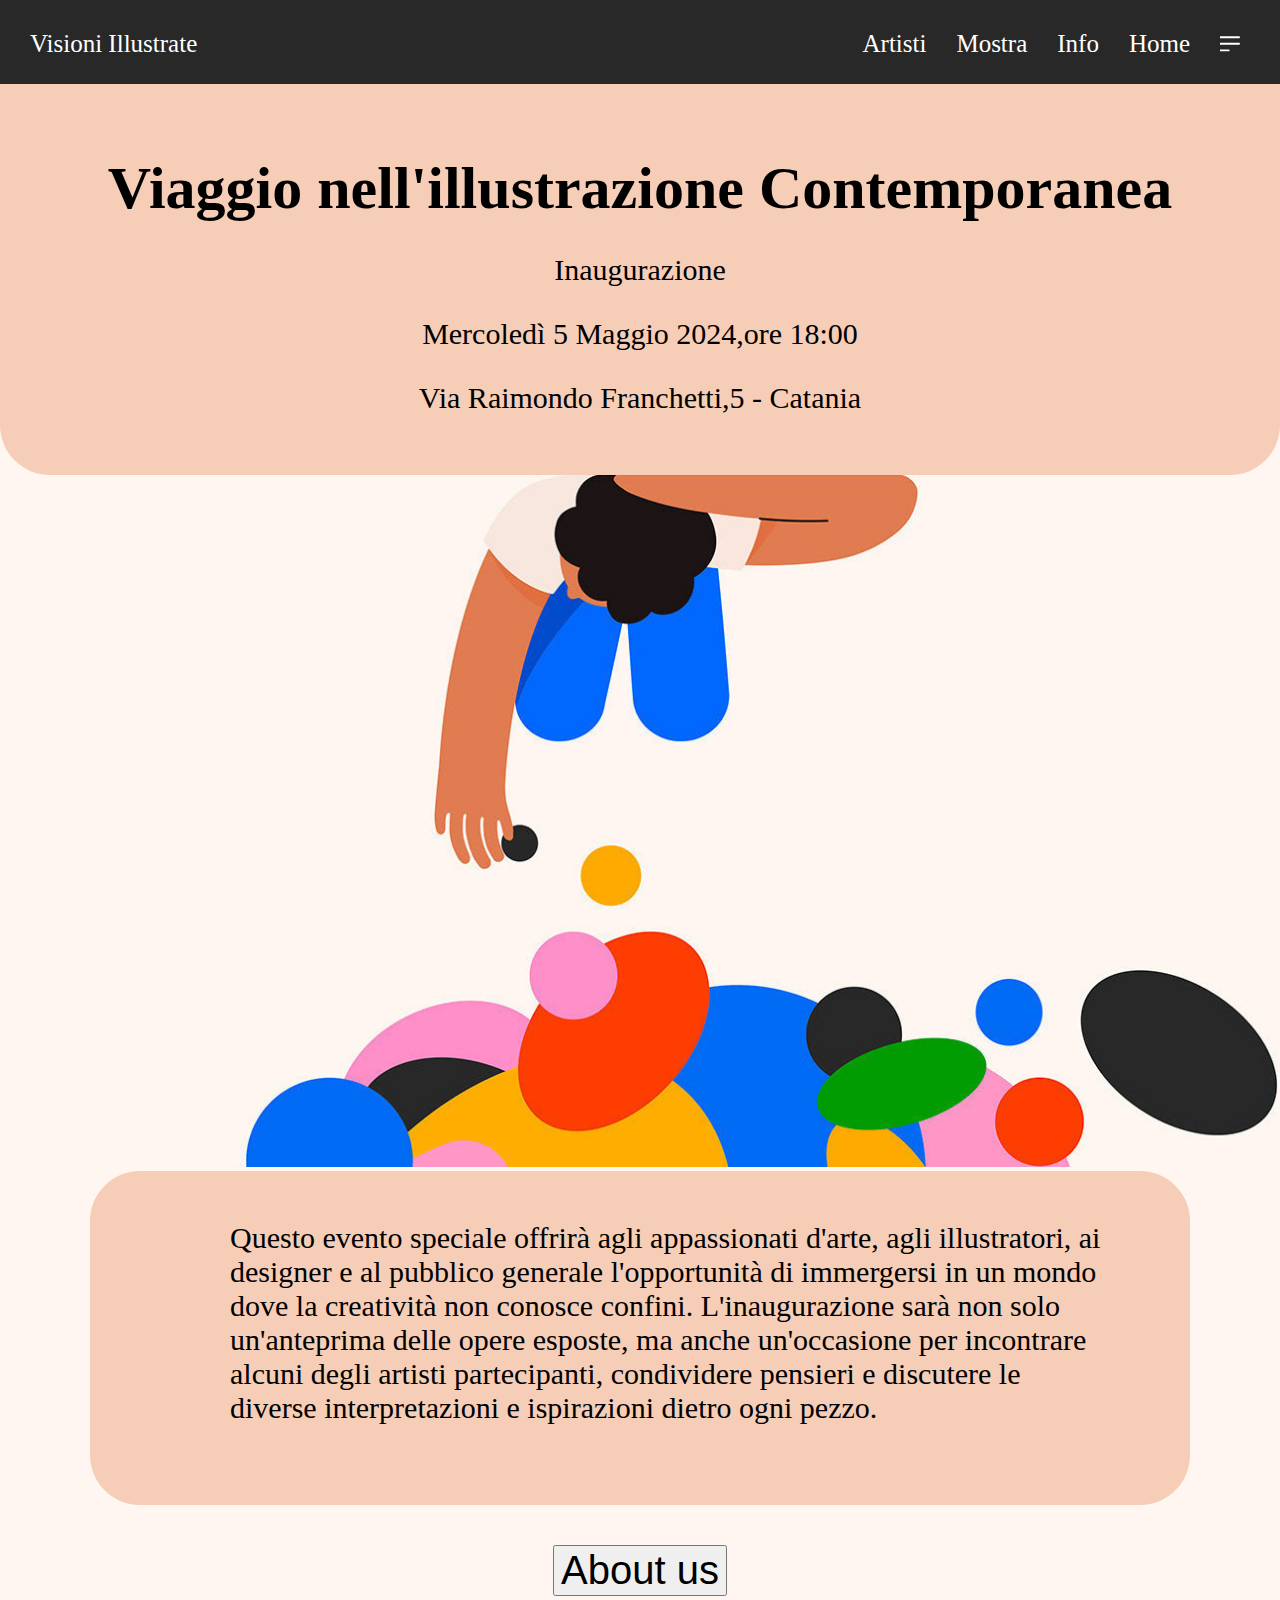
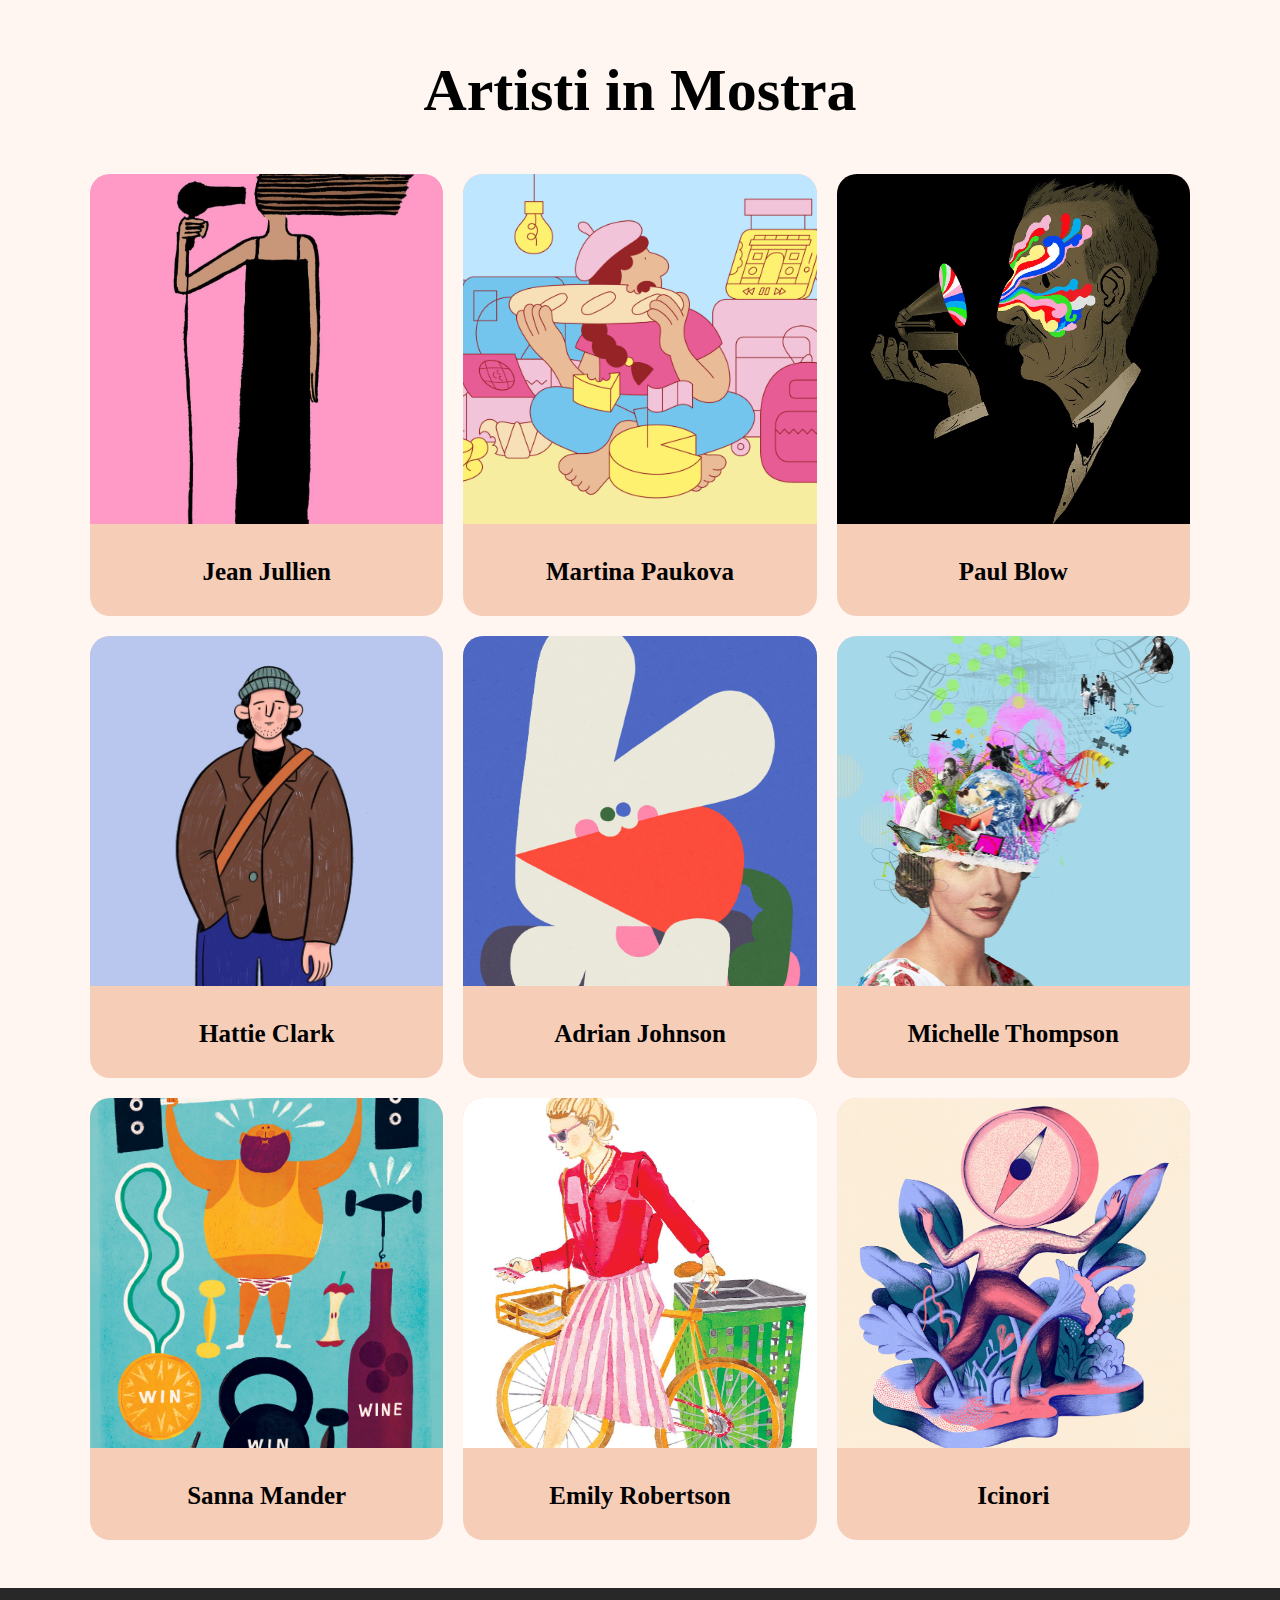
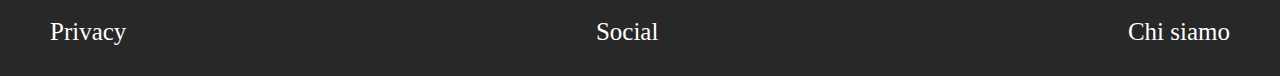
<file: index.html>
<!DOCTYPE html>
<html lang="en">
<head>
    <meta charset="UTF-8">
    <meta name="viewport" content="width=device-width, initial-scale=1.0">
    <title>Visioni Illustrate</title>
    <link rel="stylesheet" href="style.css">
</head>
<body>
    <header>
      <p><a href="#">Visioni Illustrate</a></p>
      <nav>
         <ul>
              <li><a href="pagina-artisti.html">Artisti</a></li>
              <li><a href="pagina-mostra.html">Mostra</a></li>
              <li><a href="pagina-info.html">Info</a></li>
              <li><a href="index.html">Home</a></li>
              <svg xmlns="http://www.w3.org/2000/svg" width="30" height="40" viewBox="5 5 24 24">
                <path fill="white" fill-rule="evenodd" d="M3 6.75A.75.75 0 0 1 3.75 6h16.5a.75.75 0 0 1 0 1.5H3.75A.75.75 0 0 1 3 6.75ZM3 12a.75.75 0 0 1 .75-.75h16.5a.75.75 0 0 1 0 1.5H3.75A.75.75 0 0 1 3 12Zm0 5.25a.75.75 0 0 1 .75-.75H12a.75.75 0 0 1 0 1.5H3.75a.75.75 0 0 1-.75-.75Z" clip-rule="evenodd"/>
            </svg>
            </ul>
        </nav>
    </header>
        <main>
            <div class="banner">
                <h1> Viaggio nell'illustrazione Contemporanea</h1>
                <p>Inaugurazione </p>
                <p>Mercoledì 5 Maggio 2024,ore 18:00 </p>
                <p> Via Raimondo Franchetti,5 - Catania</p>
            </div>
        <section class="img">
            <img src="img/fotocopertina1.jpg">
    </section>
    <div class="banner1">
        <p>Questo evento speciale offrirà agli appassionati d'arte, agli illustratori, ai designer e al pubblico generale l'opportunità di immergersi in un mondo dove la creatività non conosce confini. L'inaugurazione sarà non solo un'anteprima delle opere esposte, ma anche un'occasione per incontrare alcuni degli artisti partecipanti, condividere pensieri e discutere le diverse interpretazioni e ispirazioni dietro ogni pezzo.</p2>
    </div>
            
            <section class="button1">
                <button> About us </button>
            </section >
            <section class="texta">    
                <h2> Artisti in Mostra</h2>
            </section>  
            <section class="card ">
                <div>
                    <a href="pagina-artista1.html"><img src="img/foto1.jpg"></a>
                    <h2>Jean Jullien</h2>
                </div>
                <div>
                    <a href="pagina-artista2.html"><img src="img/foto4.jpg"></a>
                    <h2>Martina Paukova</h2>
                </div>
                <div>
                    <a href="pagina-artista3.html"><img src="img/foto3.jpg"></a>
                    <h2>Paul Blow</h2>
                </div>
                <div>
                    <img src="img/foto2.jpg">
                    <h2>Hattie Clark</h2>
                </div>
                <div>
                    <img src="img/foto5.jpg">
                    <h2>Adrian Johnson</h2>
                </div>
                <div>
                    <img src="img/foto6.jpg">
                    <h2>Michelle Thompson</h2>
                </div>
                <div>
                    <img src="img/foto7.jpg">
                    <h2>Sanna Mander</h2>
                </div>
                <div>
                    <img src="img/foto8.jpg">
                    <h2>Emily Robertson</h2>
                </div>
                <div>
                    <img src="img/foto9.jpg">
                    <h2>Icinori</h2>
                </div>
            </section>
                
                
            
    </main>
    <footer>
       <p> Privacy</p>
       <p> Social</p>
       <p> Chi siamo</p>
    </footer>
</body>
</file>
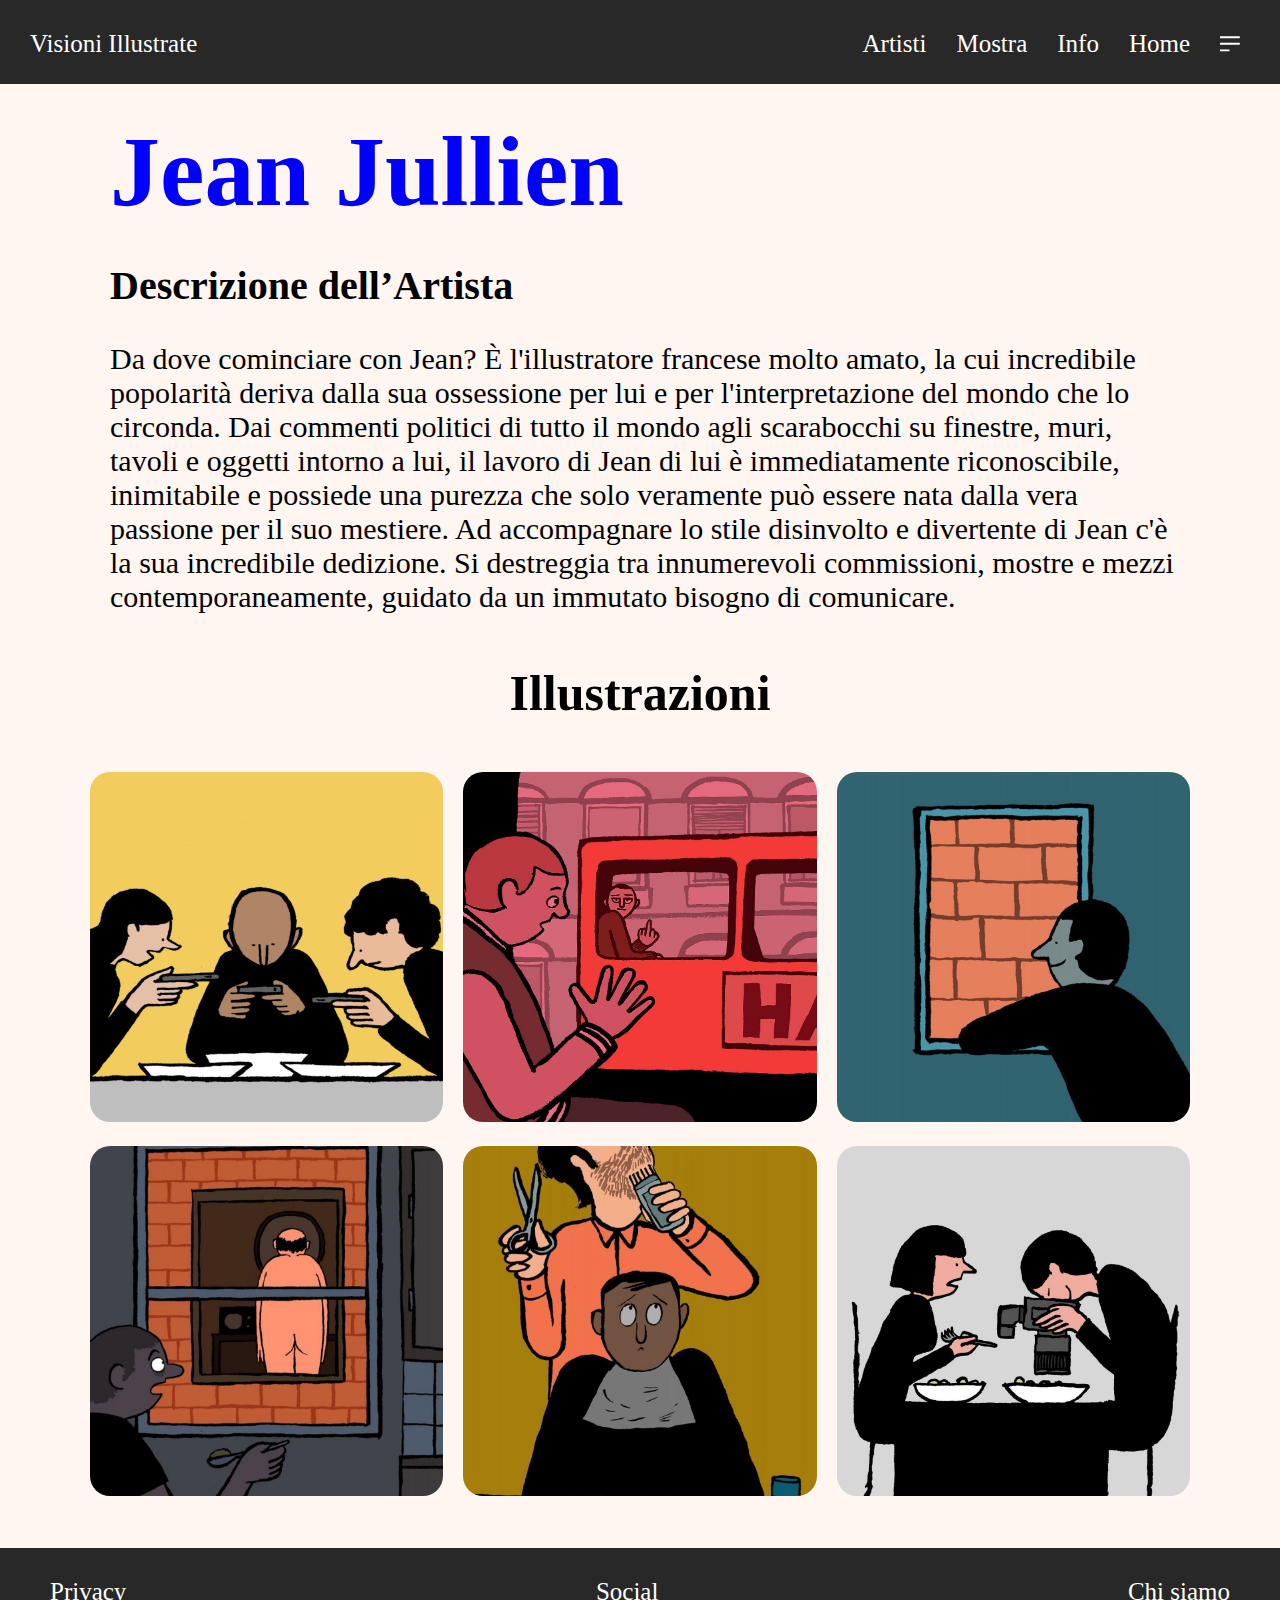
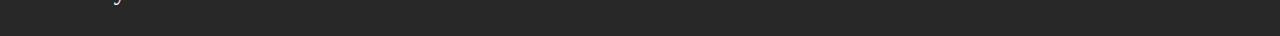
<file: pagina-artista1.html>
<!DOCTYPE html>
<html lang="en">
<head>
    <meta charset="UTF-8">
    <meta name="viewport" content="width=device-width, initial-scale=1.0">
    <title>Debora Project</title>
    <link rel="stylesheet" href="style.css">
</head>
<body>
    <header>
        <p><a href="index.html">Visioni Illustrate</a></p>
      <nav>
         <ul>
              <li><a href="pagina-artisti.html">Artisti</a></li>
              <li><a href="pagina-mostra.html">Mostra</a></li>
              <li><a href="pagina-info.html">Info</a></li>
              <li><a href="index.html">Home</a></li>
              <svg xmlns="http://www.w3.org/2000/svg" width="30" height="40" viewBox="5 5 24 24">
                <path fill="white" fill-rule="evenodd" d="M3 6.75A.75.75 0 0 1 3.75 6h16.5a.75.75 0 0 1 0 1.5H3.75A.75.75 0 0 1 3 6.75ZM3 12a.75.75 0 0 1 .75-.75h16.5a.75.75 0 0 1 0 1.5H3.75A.75.75 0 0 1 3 12Zm0 5.25a.75.75 0 0 1 .75-.75H12a.75.75 0 0 1 0 1.5H3.75a.75.75 0 0 1-.75-.75Z" clip-rule="evenodd"/>
            </svg>
            </ul>
        </nav>
    
    </header>
        <main>
    
            <section class="infoart1">
            
                <h1>Jean Jullien</h1>
                <h2>Descrizione dell’Artista </h2>
                <p> Da dove cominciare con Jean? È l'illustratore francese molto amato, la cui incredibile popolarità deriva dalla sua ossessione per lui e per l'interpretazione del mondo che lo circonda. Dai commenti politici di tutto il mondo agli scarabocchi su finestre, muri, tavoli e oggetti intorno a lui, il lavoro di Jean di lui è immediatamente riconoscibile, inimitabile e possiede una purezza che solo veramente può essere nata dalla vera passione per il suo mestiere. Ad accompagnare lo stile disinvolto e divertente di Jean c'è la sua incredibile dedizione. Si destreggia tra innumerevoli commissioni, mostre e mezzi contemporaneamente, guidato da un immutato bisogno di comunicare.</p>
                <h3>Illustrazioni</h3>
        </section>
            <section class="card1">
                <div>
                    <img src="img/cardartista1prima.jpg">
                   
                </div>
                <div>
                    <img src="img/cardartista1seconda.jpg">
                    
                </div>
                <div>
                    <img src="img/cardartista1terza.jpg">
                    
                </div>
                <div>
                    <img src="img/cardartista1quarta.jpg">
                    
                </div>
                <div>
                    <img src="img/cardartista1quinta.jpg">
                    
                </div>
                <div>
                    <img src="img/cardartista1sesta.jpg">
                    
                </div>
                
            </section>
                
                
            
    </main>
    <footer>
       <p> Privacy</p>
       <p> Social</p>
       <p> Chi siamo</p>
    </footer>
</body>
</file>
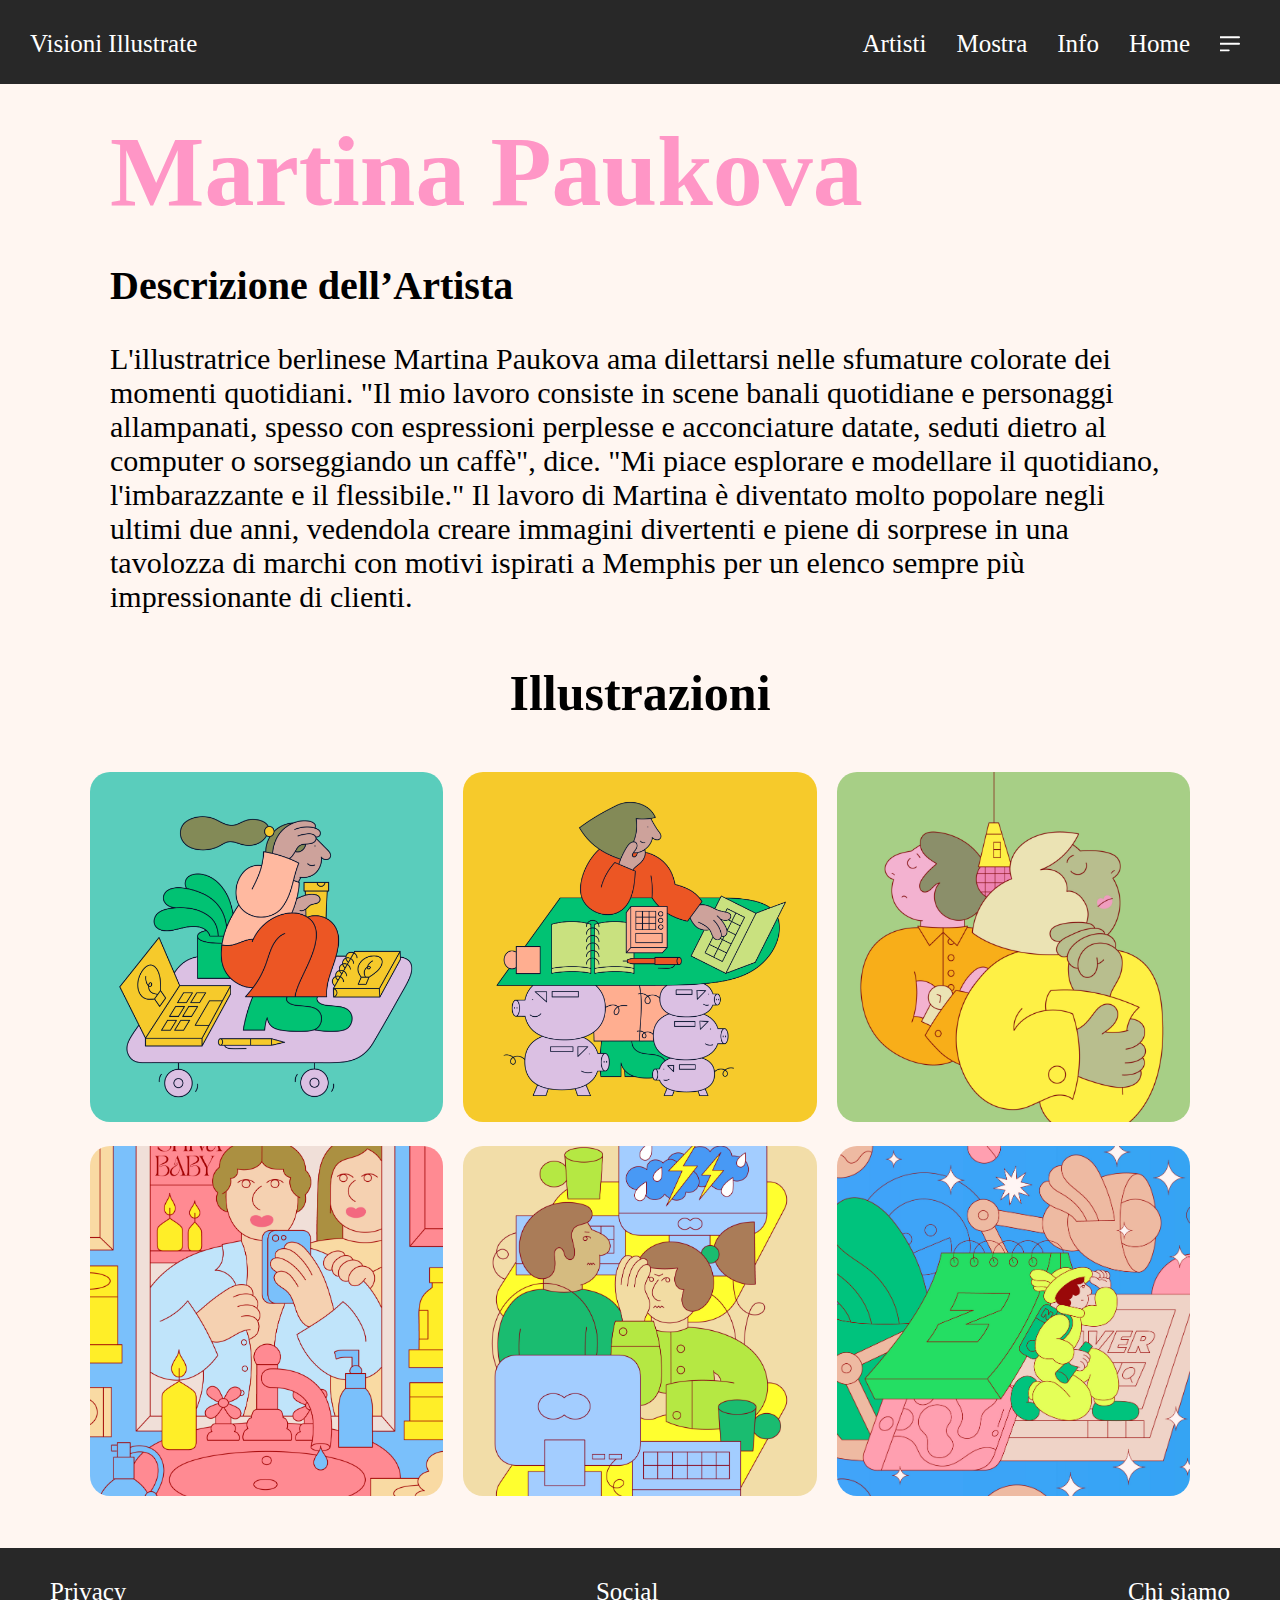
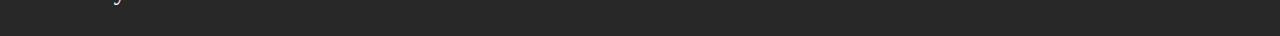
<file: pagina-artista2.html>
<!DOCTYPE html>
<html lang="en">
<head>
    <meta charset="UTF-8">
    <meta name="viewport" content="width=device-width, initial-scale=1.0">
    <title>Debora Project</title>
    <link rel="stylesheet" href="style.css">
</head>
<body>
    <header>
        <p><a href="index.html">Visioni Illustrate</a></p>
      <nav>
         <ul>
              <li><a href="pagina-artisti.html">Artisti</a></li>
              <li><a href="pagina-mostra.html">Mostra</a></li>
              <li><a href="pagina-info.html">Info</a></li>
              <li><a href="index.html">Home</a></li>
              <svg xmlns="http://www.w3.org/2000/svg" width="30" height="40" viewBox="5 5 24 24">
                <path fill="white" fill-rule="evenodd" d="M3 6.75A.75.75 0 0 1 3.75 6h16.5a.75.75 0 0 1 0 1.5H3.75A.75.75 0 0 1 3 6.75ZM3 12a.75.75 0 0 1 .75-.75h16.5a.75.75 0 0 1 0 1.5H3.75A.75.75 0 0 1 3 12Zm0 5.25a.75.75 0 0 1 .75-.75H12a.75.75 0 0 1 0 1.5H3.75a.75.75 0 0 1-.75-.75Z" clip-rule="evenodd"/>
            </svg>
            </ul>
        </nav>
    
    </header>
        <main>
           
        </section>
            <section class="infoart2">
            
                <h1>Martina Paukova</h1>
                <h2>Descrizione dell’Artista </h2>
                <p>L'illustratrice berlinese Martina Paukova ama dilettarsi nelle sfumature colorate dei momenti quotidiani. "Il mio lavoro consiste in scene banali quotidiane e personaggi allampanati, spesso con espressioni perplesse e acconciature datate, seduti dietro al computer o sorseggiando un caffè", dice. "Mi piace esplorare e modellare il quotidiano, l'imbarazzante e il flessibile." Il lavoro di Martina è diventato molto popolare negli ultimi due anni, vedendola creare immagini divertenti e piene di sorprese in una tavolozza di marchi con motivi ispirati a Memphis per un elenco sempre più impressionante di clienti.</p>
                <h3>Illustrazioni</h3>
        </section>
            <section class="card1">
                <div>
                    <img src="img/cardartista2prima.jpg">
                   
                </div>
                <div>
                    <img src="img/cardartista2seconda.jpg">
                    
                </div>
                <div>
                    <img src="img/cardartista2terza.jpg">
                    
                </div>
                <div>
                    <img src="img/cardartista2quarta.jpg">
                    
                </div>
                <div>
                    <img src="img/cardartista2quinta.jpg">
                    
                </div>
                <div>
                    <img src="img/cardartista2sesta.jpg">
                    
                </div>
                
            </section>
                
                
            
    </main>
    <footer>
       <p> Privacy</p>
       <p> Social</p>
       <p> Chi siamo</p>
    </footer>
</body>
</file>
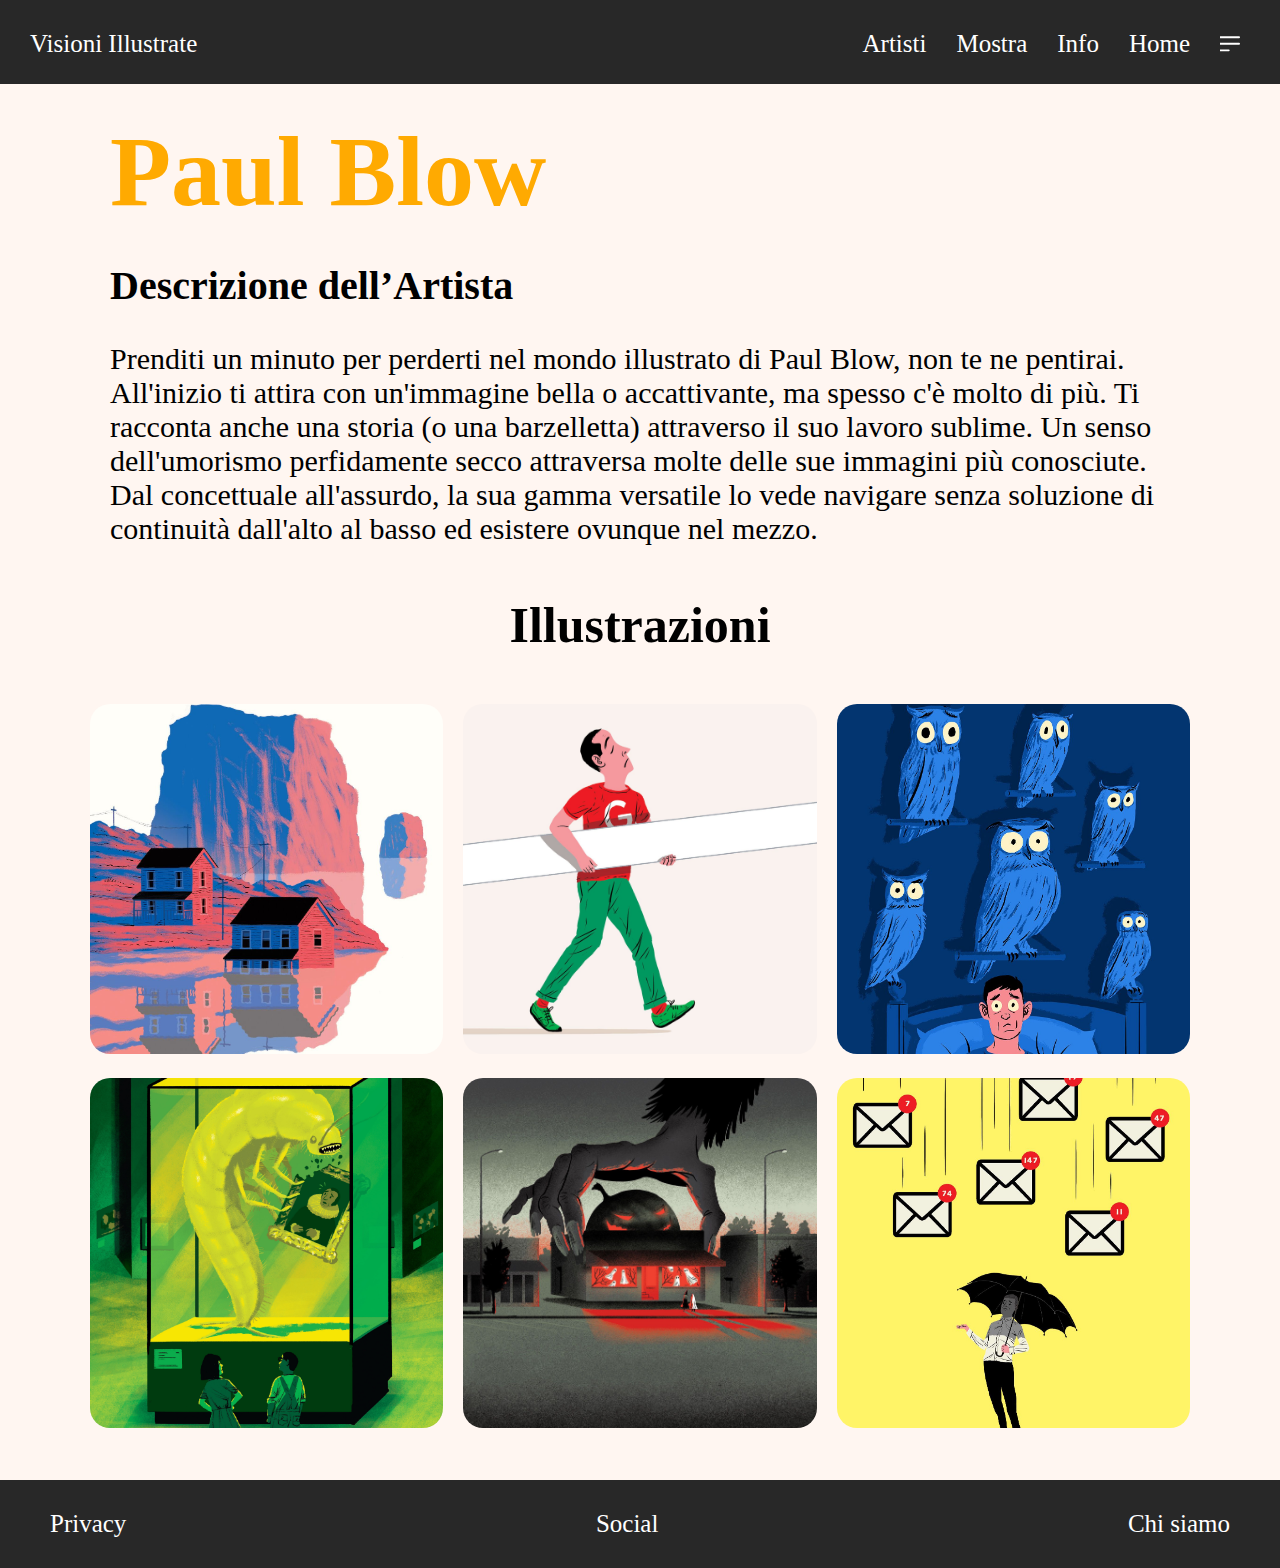
<file: pagina-artista3.html>
<!DOCTYPE html>
<html lang="en">
<head>
    <meta charset="UTF-8">
    <meta name="viewport" content="width=device-width, initial-scale=1.0">
    <title>Debora Project</title>
    <link rel="stylesheet" href="style.css">
</head>
<body>
    <header>
        <p><a href="index.html">Visioni Illustrate</a></p>
      <nav>
         <ul>
              <li><a href="pagina-artisti.html">Artisti</a></li>
              <li><a href="pagina-mostra.html">Mostra</a></li>
              <li><a href="pagina-info.html">Info</a></li>
              <li><a href="index.html">Home</a></li>
              <svg xmlns="http://www.w3.org/2000/svg" width="30" height="40" viewBox="5 5 24 24">
                <path fill="white" fill-rule="evenodd" d="M3 6.75A.75.75 0 0 1 3.75 6h16.5a.75.75 0 0 1 0 1.5H3.75A.75.75 0 0 1 3 6.75ZM3 12a.75.75 0 0 1 .75-.75h16.5a.75.75 0 0 1 0 1.5H3.75A.75.75 0 0 1 3 12Zm0 5.25a.75.75 0 0 1 .75-.75H12a.75.75 0 0 1 0 1.5H3.75a.75.75 0 0 1-.75-.75Z" clip-rule="evenodd"/>
            </svg>
            </ul>
        </nav>
    
    </header>
        <main>
            
       
            <section class="infoart3">
            
                <h1>Paul Blow</h1>
                <h2>Descrizione dell’Artista </h2>
                <p>Prenditi un minuto per perderti nel mondo illustrato di Paul Blow, non te ne pentirai. All'inizio ti attira con un'immagine bella o accattivante, ma spesso c'è molto di più. Ti racconta anche una storia (o una barzelletta) attraverso il suo lavoro sublime. Un senso dell'umorismo perfidamente secco attraversa molte delle sue immagini più conosciute. Dal concettuale all'assurdo, la sua gamma versatile lo vede navigare senza soluzione di continuità dall'alto al basso ed esistere ovunque nel mezzo.</p>
                <h3>Illustrazioni</h3>
        </section>
            <section class="card1">
                <div>
                    <img src="img/cardartista3prima.jpg">
                   
                </div>
                <div>
                    <img src="img/cardartista3seconda.jpg">
                   
                </div>
                <div>
                    <img src="img/cardartista3terza.jpg">

                </div>
                <div>
                    <img src="img/cardartista3 quarta.jpg">
                   
                </div>
                <div>
                    <img src="img/cardartista3quinta.jpg">
                   
                </div>
                <div>
                    <img src="img/cardartista3sesta.jpg">
                   
                </div>
                
            </section>
                
                
            
    </main>
    <footer>
       <p> Privacy</p>
       <p> Social</p>
       <p> Chi siamo</p>
    </footer>
</body>
</file>
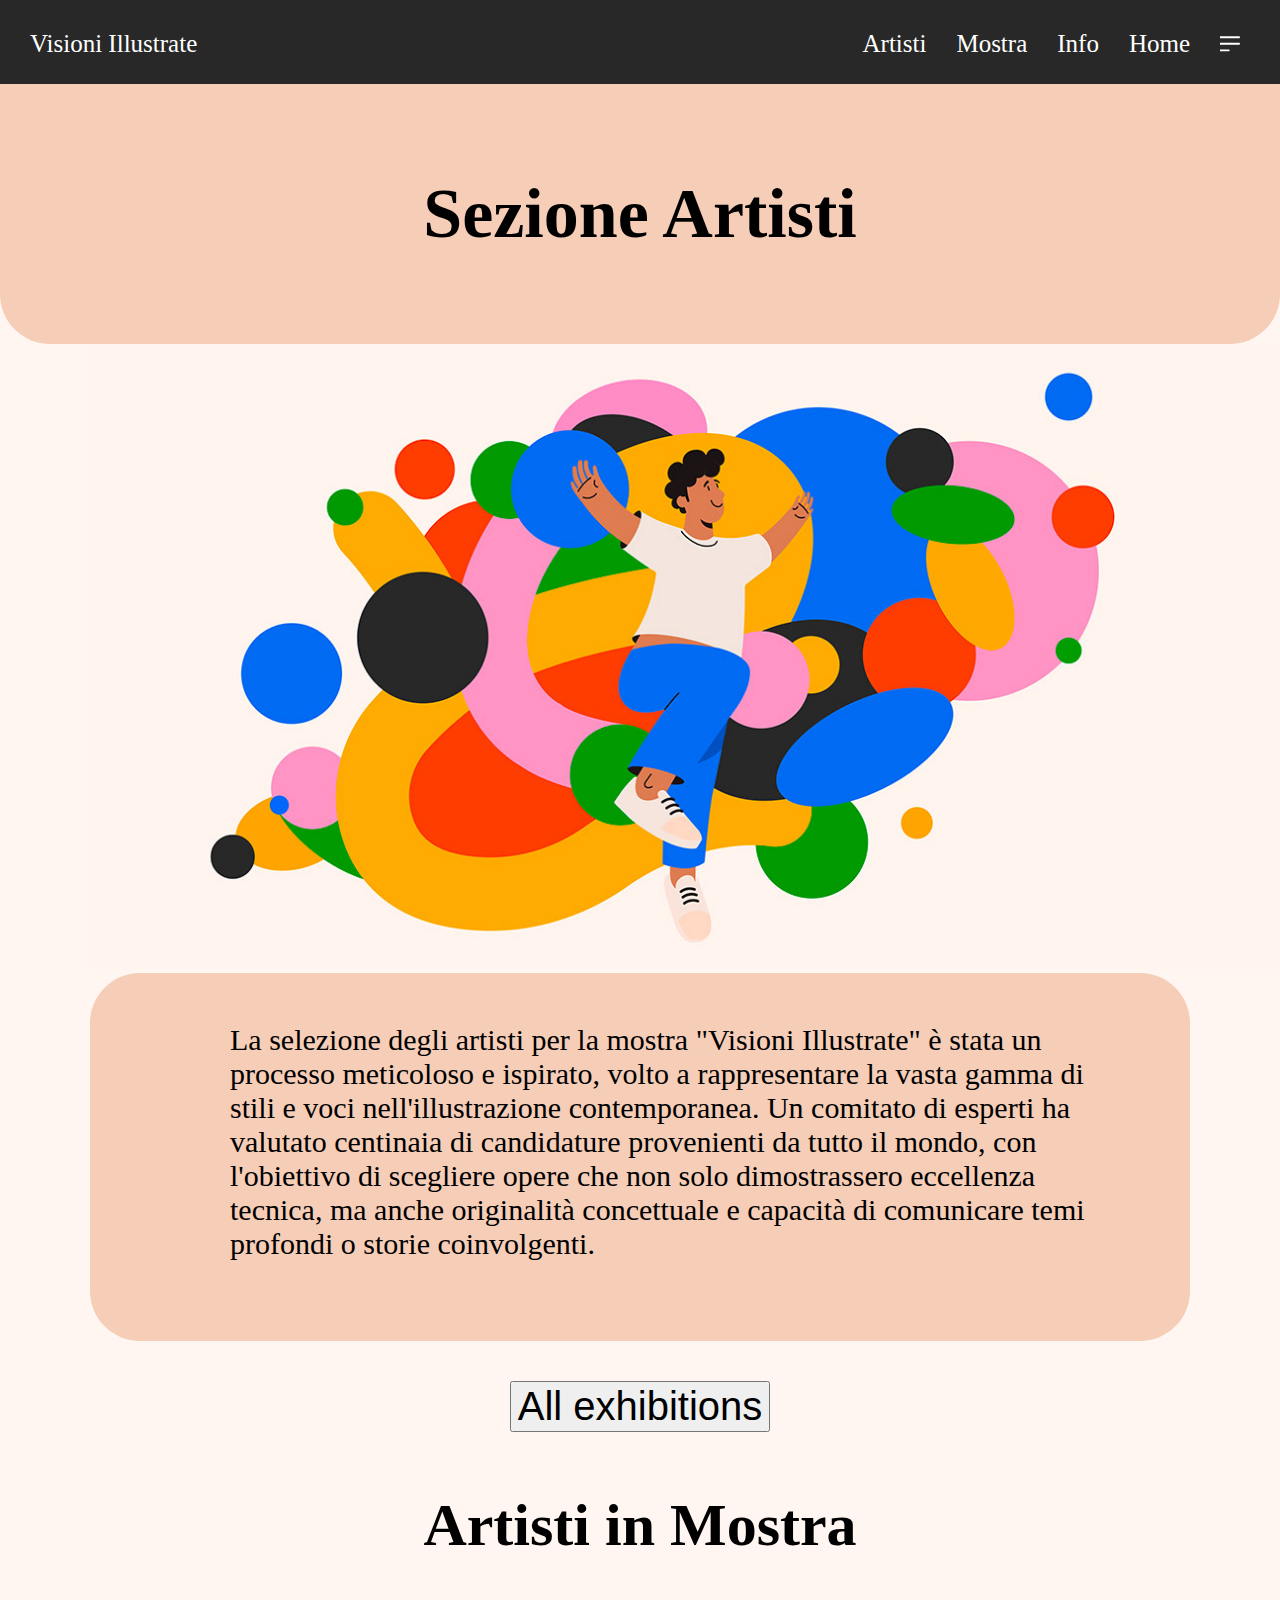
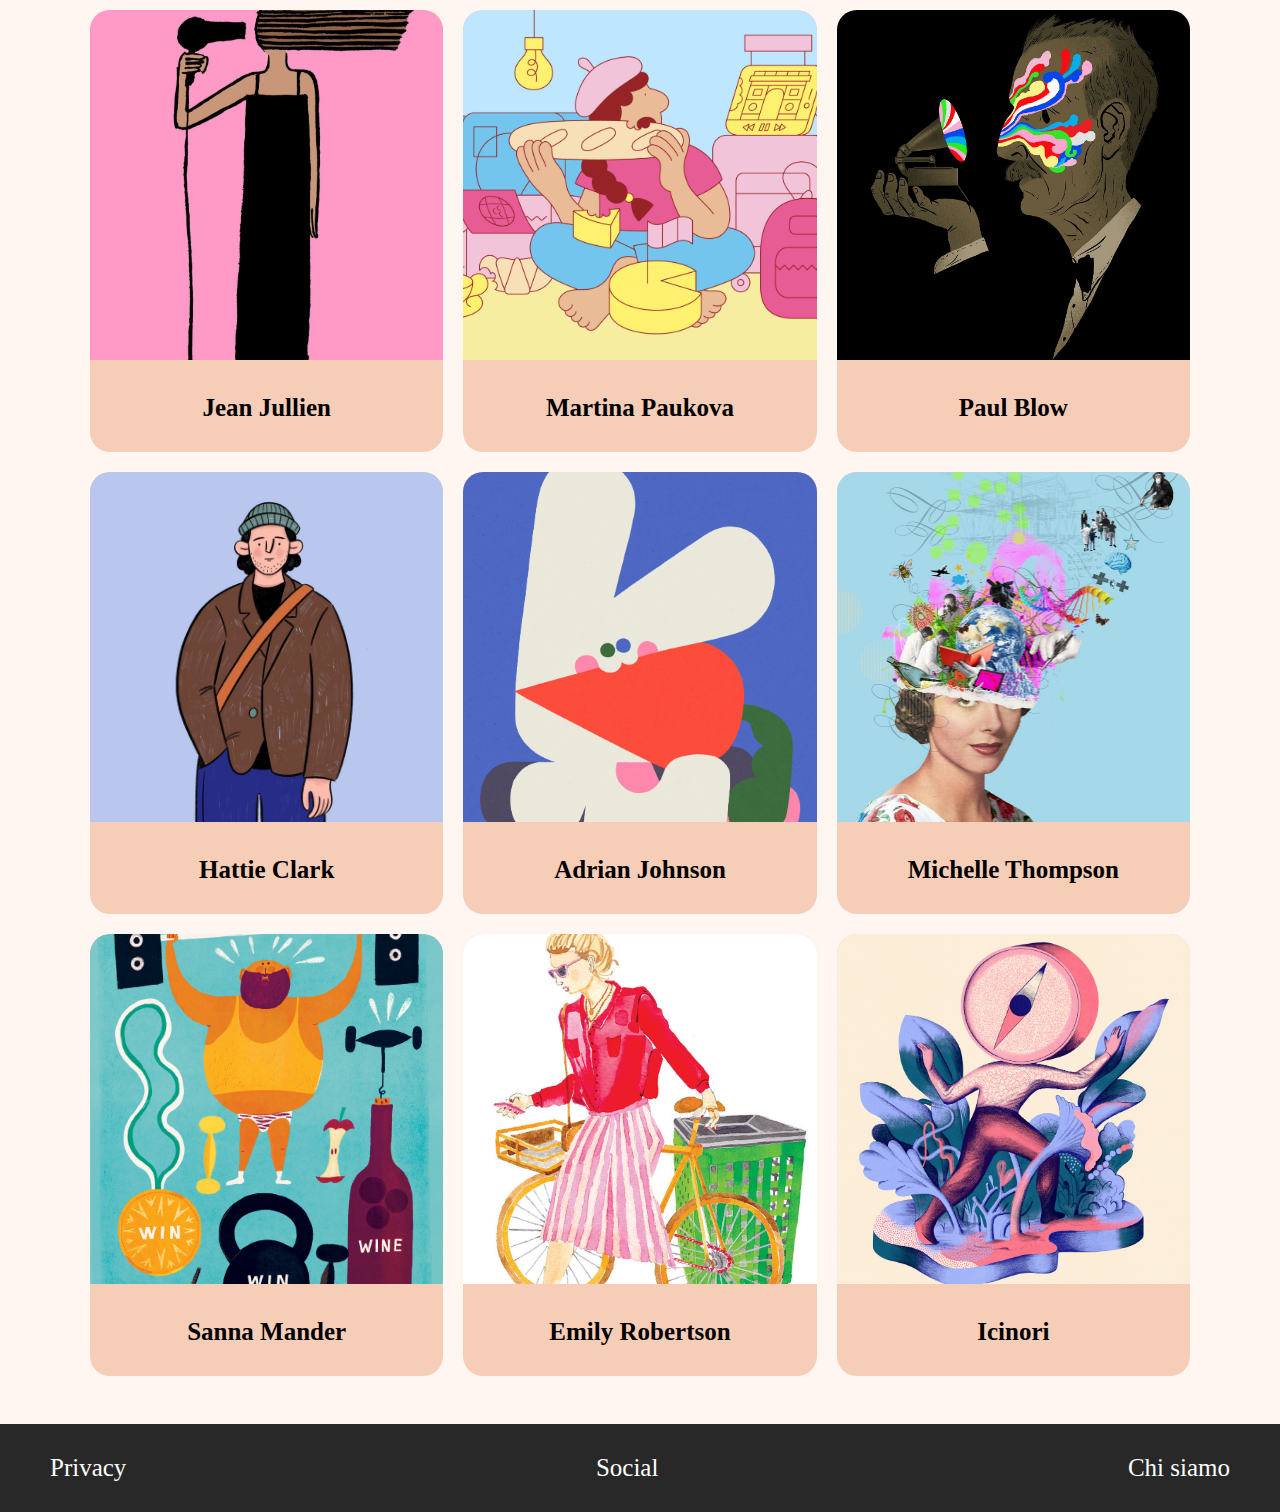
<file: pagina-artisti.html>
<!DOCTYPE html>
<html lang="en">
<head>
    <meta charset="UTF-8">
    <meta name="viewport" content="width=device-width, initial-scale=1.0">
    <title>Debora Project</title>
    <link rel="stylesheet" href="style.css">
</head>
<body>
    <header>
      <p><a href="index.html">Visioni Illustrate</a></p>
      <nav>
         <ul>
            <li><a href="#">Artisti</a></li>
              <li><a href="pagina-mostra.html">Mostra</a></li>
              <li><a href="pagina-info.html">Info</a></li>
              <li><a href="index.html">Home</a></li>
              <svg xmlns="http://www.w3.org/2000/svg" width="30" height="40" viewBox="5 5 24 24">
                <path fill="white" fill-rule="evenodd" d="M3 6.75A.75.75 0 0 1 3.75 6h16.5a.75.75 0 0 1 0 1.5H3.75A.75.75 0 0 1 3 6.75ZM3 12a.75.75 0 0 1 .75-.75h16.5a.75.75 0 0 1 0 1.5H3.75A.75.75 0 0 1 3 12Zm0 5.25a.75.75 0 0 1 .75-.75H12a.75.75 0 0 1 0 1.5H3.75a.75.75 0 0 1-.75-.75Z" clip-rule="evenodd"/>
            </svg>
            </ul>
        </nav>
    </header>
        <main>
        
            
                <div class="banner2">
                    <h1> Sezione Artisti</h1>
                </div>
                <div class="imga">
                <img src="img/fotocopertina2.jpg">
            </div>
        <div class="banner3">
            <p>La selezione degli artisti per la mostra "Visioni Illustrate" è stata un processo meticoloso e ispirato, volto a rappresentare la vasta gamma di stili e voci nell'illustrazione contemporanea. Un comitato di esperti ha valutato centinaia di candidature provenienti da tutto il mondo, con l'obiettivo di scegliere opere che non solo dimostrassero eccellenza tecnica, ma anche originalità concettuale e capacità di comunicare temi profondi o storie coinvolgenti.</p>
            </div>
                <section class="button2">
                    <button> All exhibitions </button>
                </section>
                <section class="texta">    
                    <h2> Artisti in Mostra</h2>
                </section> 
            <section class="card ">
                <div>
                    <a href="pagina-artista1.html"><img src="img/foto1.jpg"></a>
                    <h2>Jean Jullien</h2>
                </div>
                <div>
                    <a href="pagina-artista2.html"><img src="img/foto4.jpg"></a>
                    <h2>Martina Paukova</h2>
                </div>
                <div>
                    <a href="pagina-artista3.html"><img src="img/foto3.jpg"></a>
                    <h2>Paul Blow</h2>
                </div>
                <div>
                    <img src="img/foto2.jpg">
                    <h2>Hattie Clark</h2>
                </div>
                <div>
                    <img src="img/foto5.jpg">
                    <h2>Adrian Johnson</h2>
                </div>
                <div>
                    <img src="img/foto6.jpg">
                    <h2>Michelle Thompson</h2>
                </div>
                <div>
                    <img src="img/foto7.jpg">
                    <h2>Sanna Mander</h2>
                </div>
                <div>
                    <img src="img/foto8.jpg">
                    <h2>Emily Robertson</h2>
                </div>
                <div>
                    <img src="img/foto9.jpg">
                    <h2>Icinori</h2>
                </div>
            </section>
                
                
            
    </main>
    <footer>
       <p> Privacy</p>
       <p> Social</p>
       <p> Chi siamo</p>
    </footer>
</body>
</file>
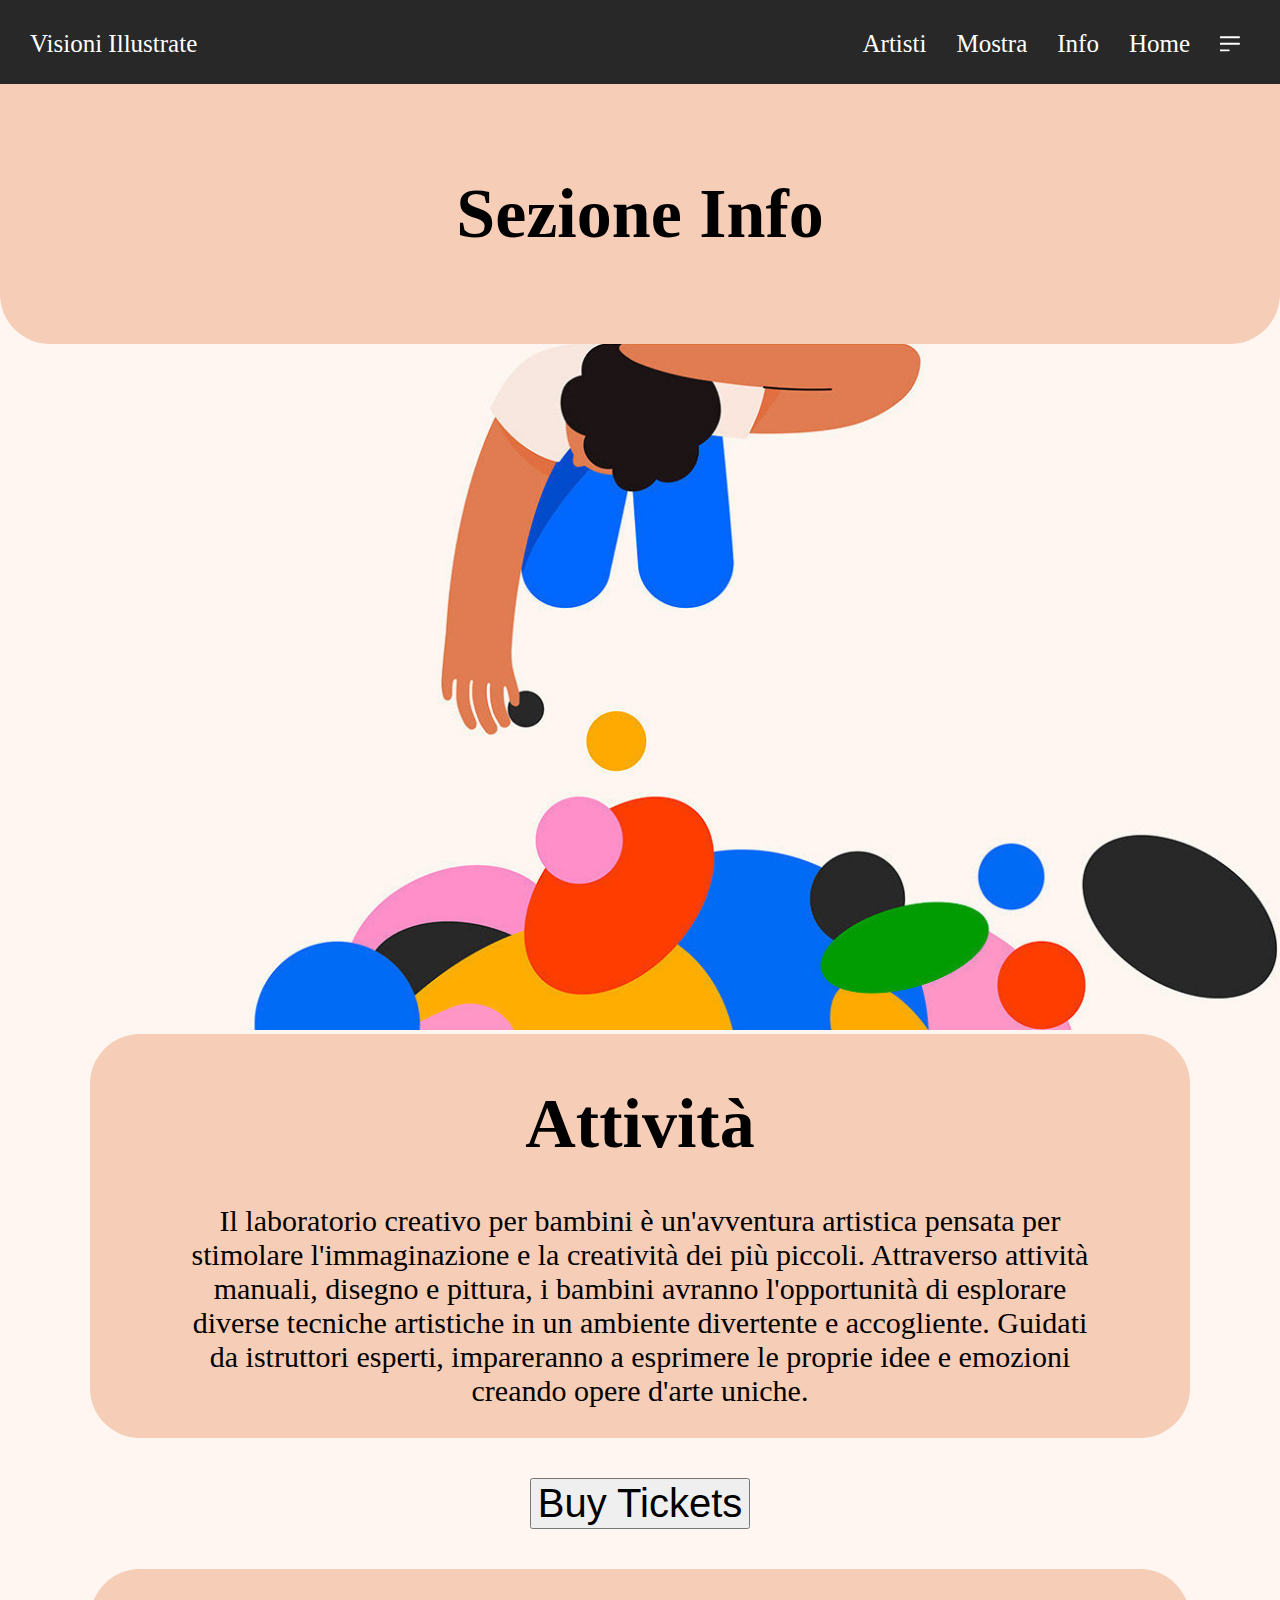
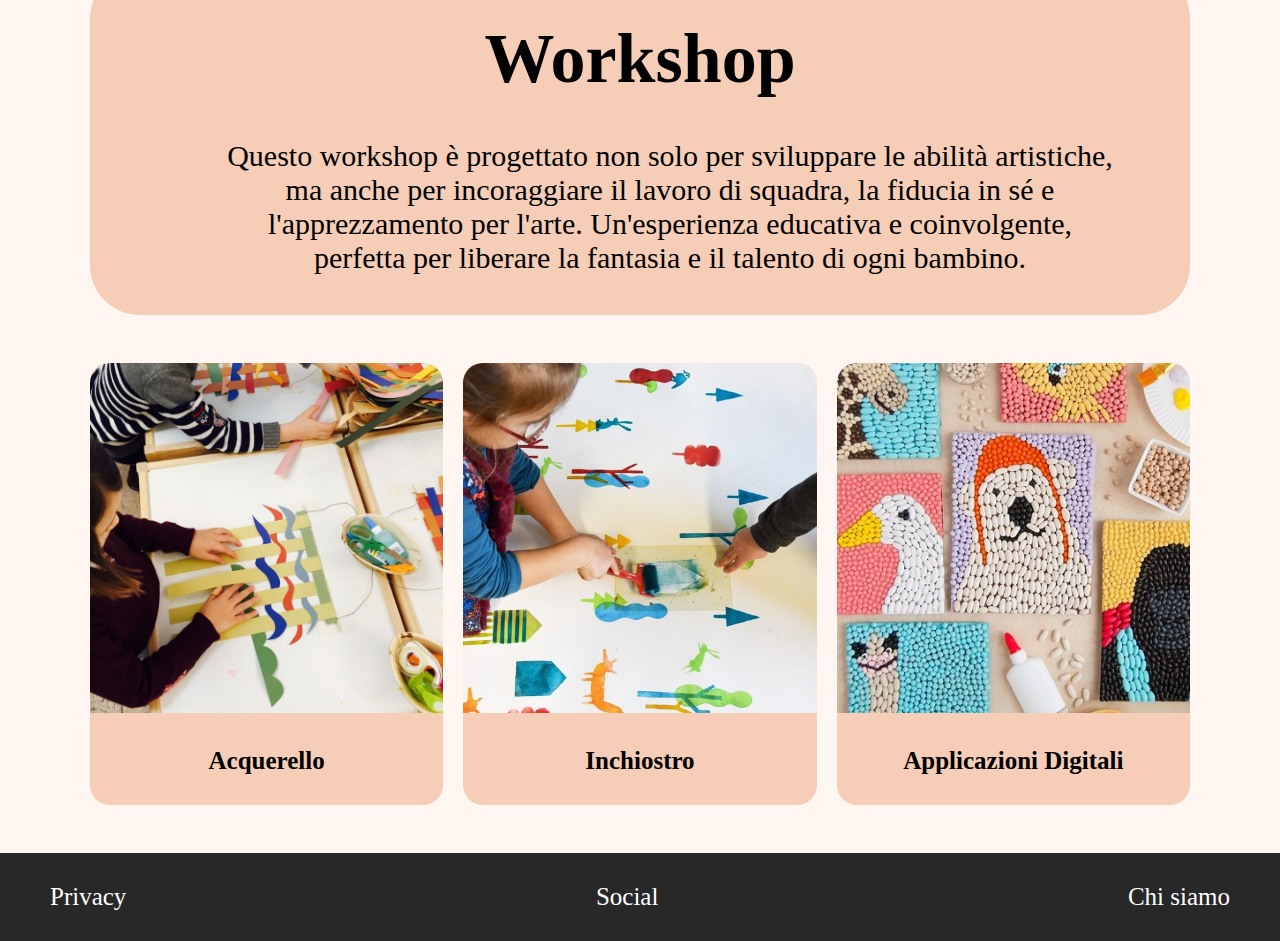
<file: pagina-info.html>
<!DOCTYPE html>
<html lang="en">
<head>
    <meta charset="UTF-8">
    <meta name="viewport" content="width=device-width, initial-scale=1.0">
    <title>Debora Project</title>
    <link rel="stylesheet" href="style.css">
</head>
<body>
    <header>
      <p><a href="index.html">Visioni Illustrate</a></p>
      <nav>
         <ul>
            <li><a href="index.html">Artisti</a></li>
            <li><a href="pagina-mostra.html">Mostra</a></li>
              <li><a href="pagina-info.html">Info</a></li>
              <li><a href="index.html">Home</a></li>
              <svg xmlns="http://www.w3.org/2000/svg" width="30" height="40" viewBox="5 5 24 24">
                <path fill="white" fill-rule="evenodd" d="M3 6.75A.75.75 0 0 1 3.75 6h16.5a.75.75 0 0 1 0 1.5H3.75A.75.75 0 0 1 3 6.75ZM3 12a.75.75 0 0 1 .75-.75h16.5a.75.75 0 0 1 0 1.5H3.75A.75.75 0 0 1 3 12Zm0 5.25a.75.75 0 0 1 .75-.75H12a.75.75 0 0 1 0 1.5H3.75a.75.75 0 0 1-.75-.75Z" clip-rule="evenodd"/>
            </svg>
            </ul>
        </nav>
    </header>
        <main>
            <div class="banner4">
                <h1> Sezione Info</h1>
            </div>
            <div class="imgg">
                <img src="img/fotocopertina1.jpg">
            </div>
        </section>
        <div class="banner5">
                <h1>Attività</h1>
            <p>Il laboratorio creativo per bambini è un'avventura artistica pensata per stimolare l'immaginazione e la creatività dei più piccoli. Attraverso attività manuali, disegno e pittura, i bambini avranno l'opportunità di esplorare diverse tecniche artistiche in un ambiente divertente e accogliente. Guidati da istruttori esperti, impareranno a esprimere le proprie idee e emozioni creando opere d'arte uniche. </p>
            </div> 
                <section class="button3">
                    <button> Buy Tickets </button>
                </section>
                <div class="banner6"> 
                    <h1> Workshop</h1> 
                <p>Questo workshop è progettato non solo per sviluppare le abilità artistiche, ma anche per incoraggiare il lavoro di squadra, la fiducia in sé e l'apprezzamento per l'arte. Un'esperienza educativa e coinvolgente, perfetta per liberare la fantasia e il talento di ogni bambino. </p>
            </div>
            <section class="card ">
                
                <div>
                    <img src="img/card1info..jpg">
                    <h2>Acquerello</h2>
                </div>
                <div>
                    <img src="img/card2info.jpg">
                    <h2>Inchiostro</h2>
                </div>
                <div>
                    <img src="img/card3info.jpg">
                    <h2>Applicazioni Digitali</h2>
                </div>
                
            </section>
                
                
            
    </main>
    <footer>
       <p> Privacy</p>
       <p> Social</p>
       <p> Chi siamo</p>
    </footer>
</body>
</file>
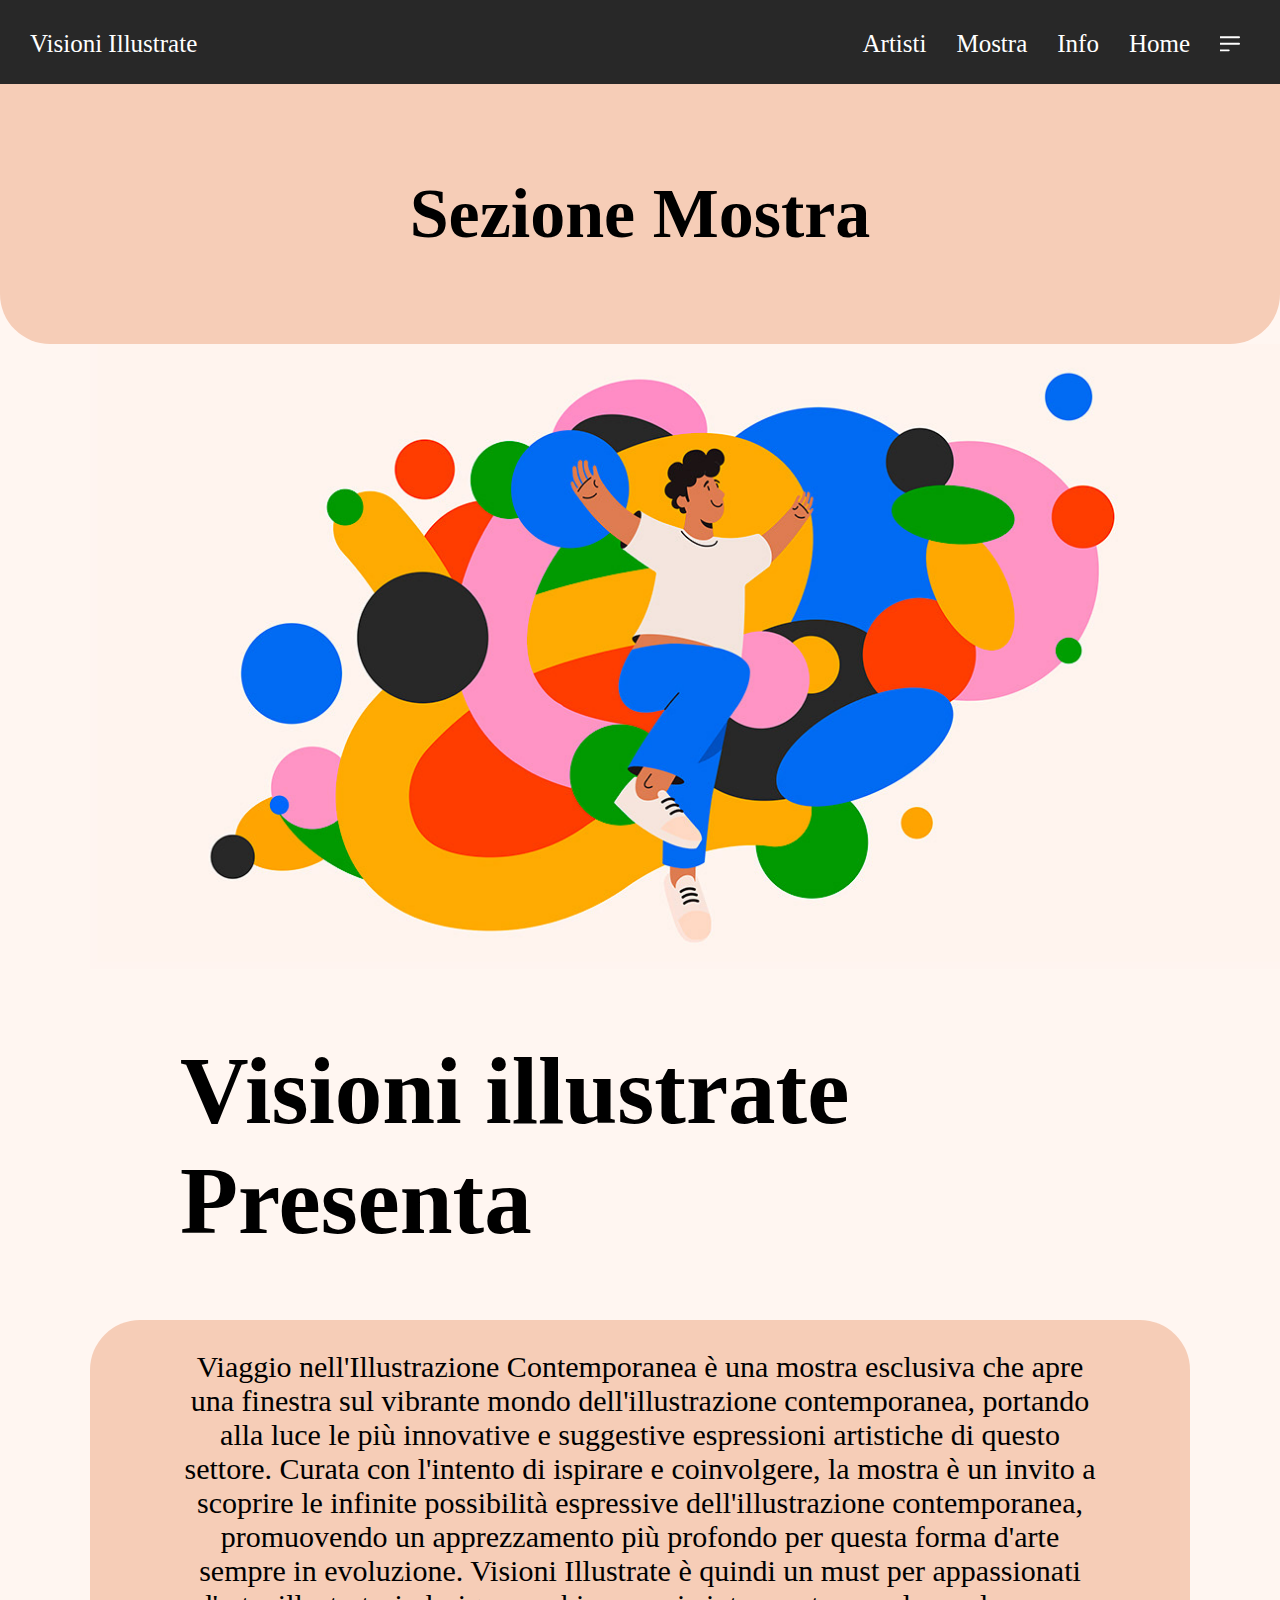
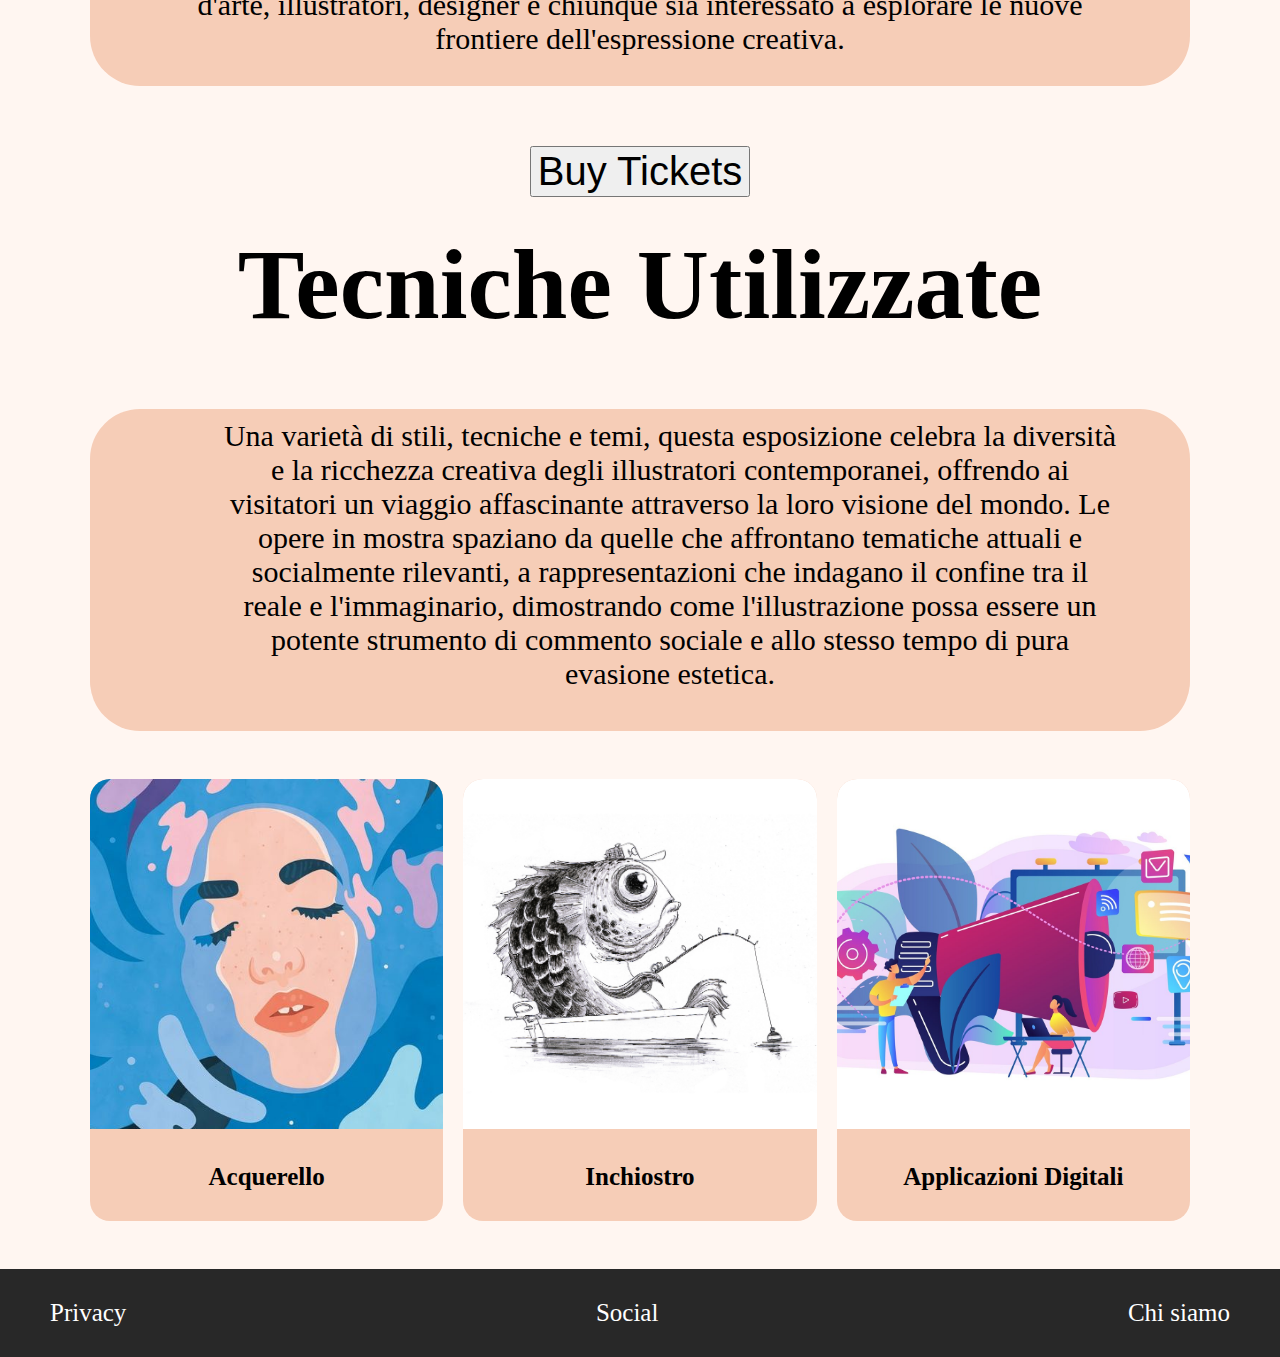
<file: pagina-mostra.html>
<!DOCTYPE html>
<html lang="en">
<head>
    <meta charset="UTF-8">
    <meta name="viewport" content="width=device-width, initial-scale=1.0">
    <title>Debora Project</title>
    <link rel="stylesheet" href="style.css">
</head>
<body>
    <header>
      <p><a href="index.html">Visioni Illustrate</a></p>
      <nav>
         <ul>
            <li><a href="pagina-artisti.html">Artisti</a></li>
            <li><a href="pagina-mostra.html">Mostra</a></li>
              <li><a href="pagina-info.html">Info</a></li>
              <li><a href="index.html">Home</a></li>
              <svg xmlns="http://www.w3.org/2000/svg" width="30" height="40" viewBox="5 5 24 24">
                <path fill="white" fill-rule="evenodd" d="M3 6.75A.75.75 0 0 1 3.75 6h16.5a.75.75 0 0 1 0 1.5H3.75A.75.75 0 0 1 3 6.75ZM3 12a.75.75 0 0 1 .75-.75h16.5a.75.75 0 0 1 0 1.5H3.75A.75.75 0 0 1 3 12Zm0 5.25a.75.75 0 0 1 .75-.75H12a.75.75 0 0 1 0 1.5H3.75a.75.75 0 0 1-.75-.75Z" clip-rule="evenodd"/>
            </svg>
            </ul>
        </nav>
    </header>
        <main>
            <div class="banner4">
                <h1> Sezione Mostra</h1>
            </div>
            <div class="imgb">
                <img src="img/fotocopertina2.jpg">
                <h1>Visioni illustrate Presenta</h1>
            </div>
           
            <div class="banner5">
            <p>Viaggio nell'Illustrazione Contemporanea è una mostra esclusiva che apre una finestra sul vibrante mondo dell'illustrazione contemporanea, portando alla luce le più innovative e suggestive espressioni artistiche di questo settore. Curata con l'intento di ispirare e coinvolgere, la mostra è un invito a scoprire le infinite possibilità espressive dell'illustrazione contemporanea, promuovendo un apprezzamento più profondo per questa forma d'arte sempre in evoluzione. Visioni Illustrate è quindi un must per appassionati d'arte, illustratori, designer e chiunque sia interessato a esplorare le nuove frontiere dell'espressione creativa.</p2>
            </div>
                <section class="button4">
                    <button> Buy Tickets </button>
                    
                </section>
        
                <div class="imgc">
                <h1> Tecniche Utilizzate</h1>
            </div>
                <div class="banner6">  
                <p> Una varietà di stili, tecniche e temi, questa esposizione celebra la diversità e la ricchezza creativa degli illustratori contemporanei, offrendo ai visitatori un viaggio affascinante attraverso la loro visione del mondo. Le opere in mostra spaziano da quelle che affrontano tematiche attuali e socialmente rilevanti, a rappresentazioni che indagano il confine tra il reale e l'immaginario, dimostrando come l'illustrazione possa essere un potente strumento di commento sociale e allo stesso tempo di pura evasione estetica.</p>
                 </div>
            <section class="card ">
                
                <div>
                    <img src="img/card1mosra.jpg">
                    <h2>Acquerello</h2>
                </div>
                <div>
                    <img src="img/card2mosra.jpg">
                    <h2>Inchiostro</h2>
                </div>
                <div>
                    <img src="img/card3mosra..jpg">
                    <h2>Applicazioni Digitali</h2>
              
            </section>
                
                
            
    </main>
    <footer>
       <p> Privacy</p>
       <p> Social</p>
       <p> Chi siamo</p>
    </footer>
</body>
</file>
<file: style.css>
body {
    background-color: rgb(255, 246, 241);
    font-family: "Abril Fatface", serif;
    font-weight: 400;
    font-style: normal;
    margin:0;
    }
    
      img {
        max-width: 100%;
      
    }
    section.img {
        max-width: 100%;
        margin-left: 50px;
        padding: 0%;
        margin-bottom: 0;
    
    }
   
    div.imgg {
        max-width: 100%;
        margin-left: 60px;
        padding: 0%;
        margin-bottom: 0;
    }
    
        section.button1 {
        outline: none;
        cursor: pointer;
        text-align: center;
        text-decoration: none;
        font: bold 12px Arial, Helvetica, sans-serif;
        padding: 10px 20px;
        margin-top: 30px;
        }
        section.button2 {
        outline: none;
         cursor: pointer;
         text-align: center;
         text-decoration: none;
         font: bold 12px Arial, Helvetica, sans-serif;
         padding: 10px 20px;
         margin-top: 30px;
            }
         section.button3 {
         outline: none;
         cursor: pointer;
         text-align: center;
         text-decoration: none;
         font: bold 12px Arial, Helvetica, sans-serif;
         padding: 10px 20px;
         margin-top: 30px;
             }  
               
        section.button4 {
         outline: none;
         cursor: pointer;
         text-align: center;
         text-decoration: none;
         font: bold 12px Arial, Helvetica, sans-serif;
         padding: 10px 20px;
         margin-top: 30px;
         }

     section.button1 button {
        text-align: center;
        font-size: 40px;
     }
     section.button2 button {
        text-align: center;
        font-size: 40px;
        
     }
     section.button3 button {
        text-align: center;
        font-size: 40px;
     }
     section.button4 button {
        text-align: center;
        font-size: 40px;
        margin-top: 20px;
     }

    header {
        background-color: rgb(40, 40, 40);
        margin:  auto;
        display: flex;
        justify-content: space-between;
        max-width: 100%;
       
    }
    
    header p {
        margin-top: 20px ;
        margin-left: 20px;
        padding: 10px 10px 10px 10px ;
       
    }

    header nav ul {
        display: flex;
        list-style: none;
        margin: 0;
        padding: 0;
        gap: 30px;
        margin-top: 20px ;
        margin-right: 20px;
        padding: 10px 10px 10px 10px ;
    }
    

    header  a {
        text-decoration: none;
        color: white;
        font-size: 25px;
    }
    

    header a:hover {
        text-decoration: underline;
    }
   
    header nav a {
      color: white;  
    }
    .banner {
        background-position: center;
        background-color: rgb(246, 205, 183);
        padding: 30px 20px;
        text-align: center;
        border-radius: 0 0 50px 50px;
        
    }
    .banner h1 {
        font-size: 60px;
        margin-bottom: 20px;
        text-align: center;
        font-weight: 400;
        font-style: normal;
        font-weight: bold;
    }
    
    .banner p {
        font-size: 30px;
        font-weight: 400;
        font-style: normal;
    }
    section.texta h2 {
        text-align: center;
        font-size: 60px;
    }
    .banner1 {
        background-size: 60px;
        background-position: center;
        background-color: rgb(246, 205, 183);
        padding: 50px 20px;
        margin-left: 90px;
        margin-right: 90px;
        border-radius: 50px;
       
    }

    .banner1 p {
        font-size: 30px;
        padding-left: 60px;
        margin-left: 60px;
        padding-right: 60px;
        text-decoration: none;
        margin-top: 0;
      
    }
    .banner2 {
        background-size: 50px;
        background-position: center;
        background-color: rgb(246, 205, 183);
        padding: 50px 20px;
        text-align: center;
        border-radius: 0 0 50px 50px;
    }
    .banner2 h1 {
        font-size: 70px;
        margin: 40px;
        font-weight: bold;
        }
        .banner3 {
            background-size: 60px;
            background-position: center;
            background-color: rgb(246, 205, 183);
            padding: 50px 20px;
            margin-left: 90px;
            margin-right: 90px;
            border-radius: 50px;
        }
        .banner3 p {
            font-size: 30px;
            padding-left: 60px;
            margin-left: 60px;
            padding-right: 60px;
            text-decoration: none;
            margin-top: 0;
            
        
    }
   section.texta {
    font-size: 50px;
   
   }
   section.text p {
    font-size: 30px;
    text-decoration: none;
   }
    
   section.card {
    display: grid;
    grid-template-columns: repeat(3,1fr);
    max-width: 1100px;
    margin:48px auto;
    gap:20px;
    
    
}
section.card1 {
    display: grid;
    grid-template-columns: repeat(3,1fr);
    max-width: 1100px;
    margin:48px auto;
    gap:20px;
    
    
}
   section.card h2 {
   margin: 0;
   padding: 0;
   font-size: 25px;
   padding: 30px 30px 30px 30px ;
   text-align: center;
   color:black;
   
   
   }
   section.card img {
    height: 350px;
    width: 100%;
    object-fit: cover;
    color: black;
    font-weight: normal;
    border-radius: 20px 20px 0 0;
   }
   section.card1 img {
    height: 350px;
    width: 100%;
    object-fit: cover;
    color: black;
    font-weight: normal;
    border-radius: 20px;
   }
   section.card div {
    background-color:white;
    border-radius: 50px;
   }
   
   footer {
    background-color: rgb(40, 40, 40);
    margin:  auto;
    display: flex;
    justify-content: space-between;
    max-width: 100%;
    text-align: center;
    padding: 10px;
}
footer p {
    display: flex;
    list-style: none;
    gap: 500px;
    margin-top: 20px ;
    margin-bottom: 20px;
    font-size: 25px;
    margin-left: 40px;
    margin-right: 40px;
    
}
footer  p {
    text-decoration: none;
    color: white;
    font-weight: 400;
    font-style: normal;
}
   
footer p:hover {
    text-decoration: underline;
}
 
section.infoart1 h1 {
    color: blue;
    font-size: 100px;
    margin: 30px;
    padding-left: 80px;
    font-weight: bold;
}
   
    

section.infoart1 h2 {
  
    font-size: 40px;
    margin-left: 30px;
    padding-left: 80px;
    font-weight: bold;
}
   

section.infoart1 p {
  
    font-size: 30px;
    margin-left: 30px;
   padding-right:  100px;
   padding-left: 80px;
   
}
section.infoart1 h3 {
  
    font-size: 50px;
    margin: 50px;
    text-align: center;
    font-weight: bold;
}
    


section.news img {
    max-width: 100%;
    margin-left: 50px;
   
}
section.infoart2 h1 {
    color: rgb(255, 150, 198);
    font-size: 100px;
    margin: 30px;
    padding-right:  100px;
    padding-left: 80px;
    font-weight: bold;
}
   


section.infoart2 h2 {
  
    font-size: 40px;
    margin-left: 30px;
    padding-right:  100px;
    padding-left: 80px;
    font-weight: bold;
}
   

section.infoart2 p {
  
    font-size: 30px;
    margin-left: 30px;
    margin-right:20px ;
    padding: right 60px;
    padding-right:  100px;
    padding-left: 80px;
}
section.infoart2 h3 {
  
    font-size: 50px;
    margin: 50px;
    text-align: center;
    font-weight: bold;
}

section.infoart3 h1 {
    color: rgb(255, 170, 1);
    font-size: 100px;
    margin: 30px;
    padding-right:  100px;
    padding-left: 80px;
    font-weight: bold;
}


section.infoart3 h2 {
  
    font-size: 40px;
    margin-left: 30px;
    padding-right:  100px;
    padding-left: 80px;
    font-weight: bold;
   
}
section.infoart3 p {
  
    font-size: 30px;
    margin-left: 30px;
    margin-right:20px ;
    padding-right:  100px;
    padding-left: 80px;
}
section.infoart3 h3 {
  
    font-size: 50px;
    margin: 50px;
    text-align: center;
    font-weight: bold;
}
section.text h1 {
    font-size: 50px;
    text-align: center;
    font-weight: bold;
    
   
}
section.info img {
    margin-left: 100px;
    margin-bottom: 20px;
    margin-top: 0%;
}
section.text p {
    margin-left: 100px;
    margin-right: 100px;
    padding: right 60px;
}
section.card div {
    background-color: rgb(246, 205, 183);
    border-radius: 20px;
   }
   div.imga {
    max-width: 100%;
    margin-left: 90px;
    padding: 0%;
}
div.imgb {
    max-width: 100%;
    margin-left: 90px;
    padding: 0%;
}
.banner4 {
    background-position: center;
    background-color: rgb(246, 205, 183);
    padding: 50px 50px;
    text-align: center;
    border-radius: 0 0 50px 50px;
    
}
.banner4 h1 {
    font-size: 70px;
    margin: 40px;
    font-weight: bold;
}
.banner5 {
    background-position: center;
    background-color: rgb(246, 205, 183);
    margin-left: 90px;
    margin-right: 90px;
    text-align: center;
    border-radius: 50px ;
    padding: 10px 10px 10px 10px
}
.banner5 h1 {
    font-size: 70px;
    margin: 40px;
    font-weight: bold;
}

.banner5 p {
    font-size: 30px;
    padding-left: 60px;
    padding-right: 60px;
    text-decoration: none;
    margin: 20px;
}

.banner6 {
    background-position: center;
    background-color: rgb(246, 205, 183);
    padding: 10px 10px 10px 10px;
    text-align: center;
    border-radius: 50px;
    margin-left: 90px;
    margin-right: 90px;
    margin-top: 30px;
}
.banner6 h1 {
    font-size: 70px;
    margin: 40px;
    font-weight: bold;
}
.banner6 p {
    font-size: 30px;
    padding-left: 60px;
    margin-left: 60px;
    padding-right: 60px;
    text-decoration: none;
    margin-top: 0;
    text-align: center;
}
div.imgb h1 {
    font-size: 95px;
    font-weight: bold;
    margin-left: 90px;
    margin-right: 90px;
    
}

div.imgc h1 {
    font-size: 100px;
    font-weight: bold;
    margin-left: 90px;
    margin-right: 90px;
    text-align: center;
    margin-top: 20px;
    
}
</file>
